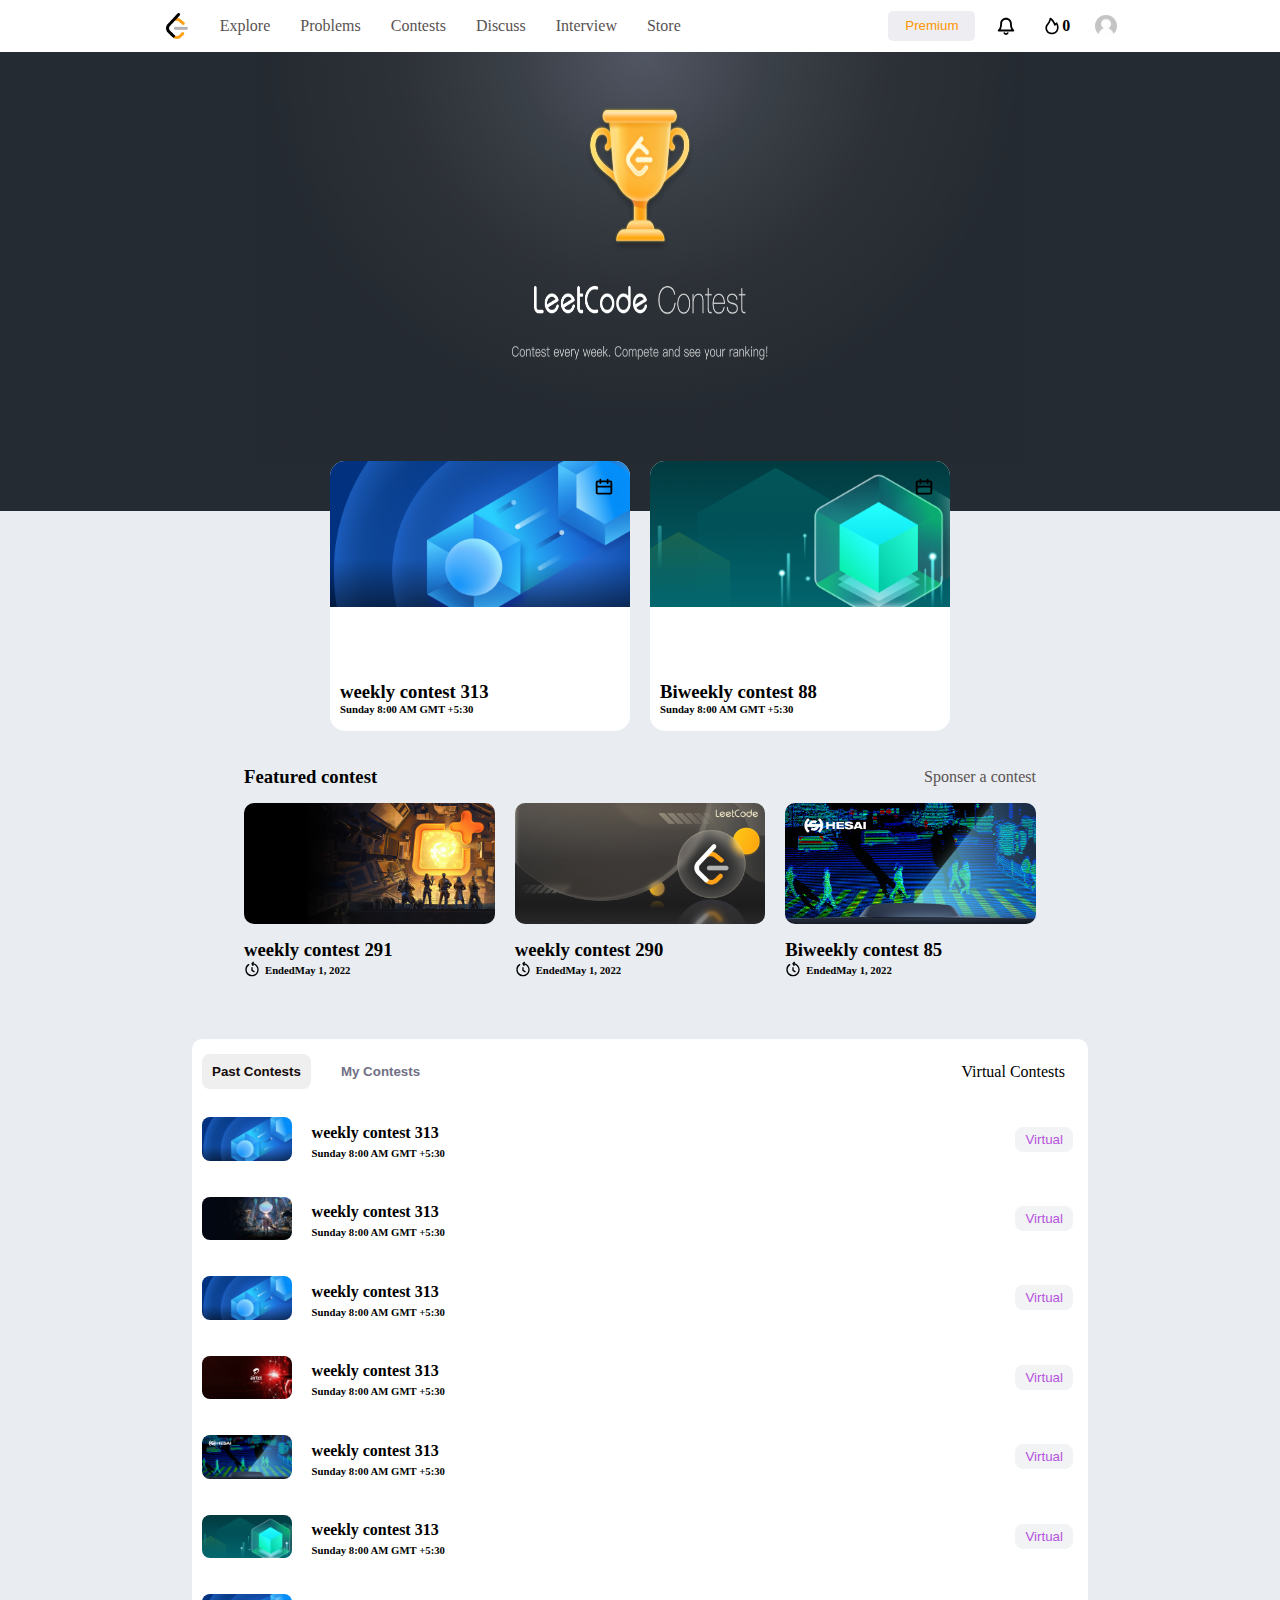
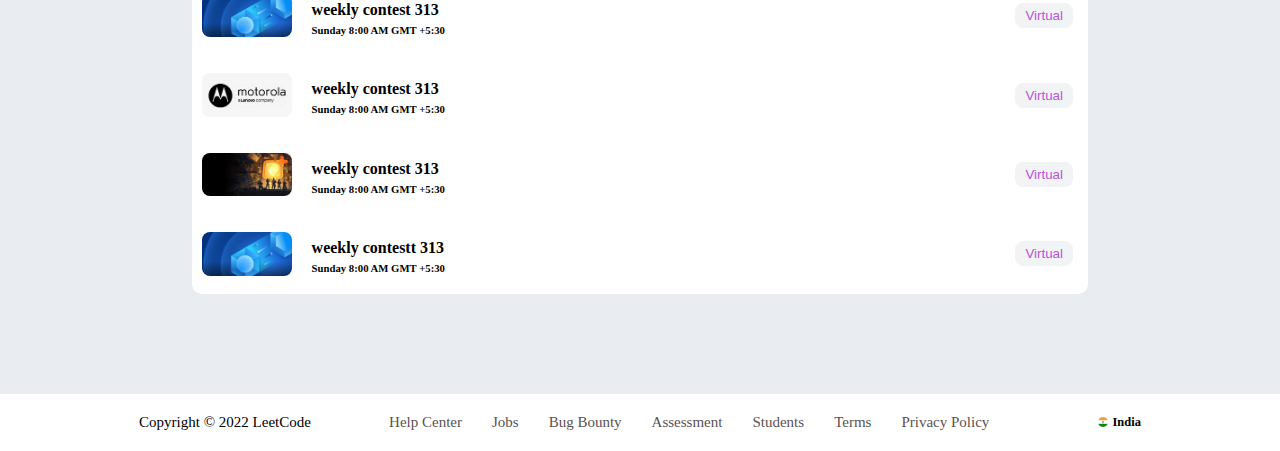
<file: contest.html>
<!DOCTYPE html>
<html lang="en">
<head>
    <meta charset="UTF-8">
    <meta http-equiv="X-UA-Compatible" content="IE=edge">
    <meta name="viewport" content="width=device-width, initial-scale=1.0">
    <link rel="stylesheet" href="/css/contest.css">
    <title>Contest - LeetCode</title>
</head>
<body>
    <nav class="navbar">
        <ul class="left-menu">
            <div class="logo"><img src="/images/logo.png" alt="logo"></div>
            <li><a href="#Explore">Explore</a></li>
            <li><a href="#Problems">Problems</a></li>
            <li><a href="#Contests">Contests</a></li>
            <li><a href="#Discuss">Discuss</a></li>
            <li><a href="#Interview">Interview</a></li>
            <li><a href="#Store">Store</a></li>
         </ul>
        </ul>
         <ul class="right-menu">
            <button class="btn logo1">Premium</button>
            <img src="/images/notification.svg" alt="" class="logo1 logo2">
            <div class="right-menu-1">
                <img src="/images/challange.svg" alt="" class="">
                <h4 class="">0</h4>
            </div>
            <img src="/images/account.jpg" alt="" class="logo1 logo3">
          
         </ul>
    </nav>
    
    <div class="part-0">
         <img src="/images/main.png" alt="">
    </div>
    <div class="part">
        <div class="part-1">
            <div class="part-1-1">
                <div class="part-1-1-1" class="part-10" >
                    <img src="/images/calender.svg" alt="">
                </div>
                <div class="part-1-1-0">
                        <h3>weekly contest 313</h4>
                        <h6>Sunday 8:00 AM GMT +5:30</h6>
                </div>
            </div>
            <div class="part-1-1">
                <div class="part-1-1-2" class="part-11">
                    <img src="/images/calender.svg" alt="">
                </div>
                <div class="part-1-1-0">
                        <h3>Biweekly contest 88</h4>
                        <h6>Sunday 8:00 AM GMT +5:30</h6>
                </div>
            </div>
        </div>
        <div class="part-2">
           <div class="part-2-1">
               <h3>Featured contest</h3>
                <li><a href="#">Sponser a contest</a> </li>         
           </div>
           <div class="part-2-2">
               <div class="part-2-2-1">
                <img src="/images/card3.png" alt="">
                <h3>weekly contest 291</h3>
                <h6><span><img src="/images/timer.svg" class="img-1" alt=""></span>Ended <span>May 1, 2022</span></h6>
               </div>
               <div class="part-2-2-1">
                <img src="/images/card4.png" alt="">
                <h3>weekly contest 290</h3>
                <h6><span><img src="/images/timer.svg"  class="img-1"alt=""></span>Ended <span>May 1, 2022</span></h6>
               </div>
               <div class="part-2-2-1">
                <img src="/images/card5.png" alt="">
                <h3>Biweekly contest 85</h3>
                <h6><span><img src="/images/timer.svg" class="img-1" alt=""></span>Ended <span>May 1, 2022</span></h6>
               </div>
           </div>

        </div>
        <div class="part-3">
           <div class="part-3-1">
                 <button class="btn-3-1">Past Contests</button>
                 <button class="btn-3-1 btn-3">My Contests</button>
                 <li>Virtual Contests</li>
           </div>
           <div class="part-3-2">
                <div class="part-3-2-1">
                    <img src="/images/card6.png" class="part-3-2-0"alt="">
                    <div class="part-3-2-0">
                        <h4>weekly contest 313</h4>
                        <h6>Sunday 8:00 AM GMT +5:30</h6>
                    </div>
                    <button class="btn-3-2">Virtual</button>
                </div>
                <div class="part-3-2-1">
                    <img src="/images/card7.png" class="part-3-2-0" alt="">
                    <div class="part-3-2-0">
                        <h4>weekly contest 313</h4>
                        <h6>Sunday 8:00 AM GMT +5:30</h6>
                    </div>
                    <button class="btn-3-2">Virtual</button>
                </div>
                <div class="part-3-2-1">
                    <img src="/images/card6.png" class="part-3-2-0" alt="">
                    <div class="part-3-2-0">
                        <h4>weekly contest 313</h4>
                        <h6>Sunday 8:00 AM GMT +5:30</h6>
                    </div>
                    <button class="btn-3-2">Virtual</button>
                </div>
                <div class="part-3-2-1">
                    <img src="/images/card9.jpg" class="part-3-2-0" alt="">
                    <div class="part-3-2-0">
                        <h4>weekly contest 313</h4>
                        <h6>Sunday 8:00 AM GMT +5:30</h6>
                    </div>
                    <button class="btn-3-2">Virtual</button>
                </div>
                <div class="part-3-2-1">
                    <img src="/images/card10.png" class="part-3-2-0" alt="">
                    <div class="part-3-2-0">
                        <h4>weekly contest 313</h4>
                        <h6>Sunday 8:00 AM GMT +5:30</h6>
                    </div>
                    <button class="btn-3-2">Virtual</button>
                </div>
                <div class="part-3-2-1">
                    <img src="/images/card8.png" class="part-3-2-0" alt="">
                    <div class="part-3-2-0">
                        <h4>weekly contest 313</h4>
                        <h6>Sunday 8:00 AM GMT +5:30</h6>
                    </div>
                    <button class="btn-3-2">Virtual</button>
                </div>
                <div class="part-3-2-1">
                    <img src="/images/card6.png" class="part-3-2-0" alt="">
                    <div class="part-3-2-0">
                        <h4>weekly contest 313</h4>
                        <h6>Sunday 8:00 AM GMT +5:30</h6>
                    </div>
                    <button class="btn-3-2">Virtual</button>
                </div>
                <div class="part-3-2-1">
                    <img src="/images/card11.png" class="part-3-2-0" alt="">
                    <div class="part-3-2-0">
                        <h4>weekly contest 313</h4>
                        <h6>Sunday 8:00 AM GMT +5:30</h6>
                    </div>
                    <button class="btn-3-2">Virtual</button>
                </div>
                <div class="part-3-2-1">
                    <img src="/images/card3.png" class="part-3-2-0" alt="">
                    <div class="part-3-2-0">
                        <h4>weekly contest 313</h4>
                        <h6>Sunday 8:00 AM GMT +5:30</h6>
                    </div>
                    <button class="btn-3-2">Virtual</button>
                </div>
                <div class="part-3-2-1">
                    <img src="/images/card6.png" class="part-3-2-0" alt="">
                    <div class="part-3-2-0">
                        <h4>weekly contestt 313</h4>
                        <h6>Sunday 8:00 AM GMT +5:30</h6>
                    </div>
                    <button class="btn-3-2">Virtual</button>
                </div>
           </div>
        </div>
    </div>

    <footer class="footer">
        <div class="footer-1">
         <p>Copyright © 2022 LeetCode</p>
        </div>
        <div class="footer-2">
                <ul>
                 <li><a href="#">Help Center</a></li>
                 <li><a href="#">Jobs</a></li>
                 <li><a href="#">Bug Bounty</a></li>
                 <li><a href="#">Assessment</a></li>
                 <li><a href="#">Students</a></li>
                 <li><a href="#">Terms</a></li>
                 <li><a href="#">Privacy Policy</a></li>
                </ul>
        </div>
        <div class="footer-3">
                  <img src="/images/flag.png" alt="">
                  <h5>India</h5>
        </div>
 </footer>
</body>
</html>
</file>
<file: css/contest.css>
*{
    margin: 0;
    padding: 0;
}
a{
    color: #595252;
    text-decoration: none;
}
a:hover{
    color: black;
}
button:hover{
    cursor: pointer;
}
.navbar{
    /* border: 2px solid red; */
    display: flex;
    align-items: center;
    justify-content: space-around;
    background-color: #ffffff;
    /* width: 80%; */
}
.navbar .left-menu{
    display: flex;
    justify-content: center;
    align-items: center;
    margin-left: 100px;
}
.navbar .left-menu .logo{
    display: flex;
    justify-content: center;
    margin: -10px;
    cursor: pointer;
}
.navbar .left-menu img{
    width: 30%;
}
.navbar h1{
    margin-left: -10px;
}
.navbar ul li{
  list-style: none;
  padding: 15px;
}

.navbar .right-menu{
    /* margin-right: -10px; */
    display: flex;
    justify-content: center;
    align-items: center;
}
.navbar .right-menu img{
    width: 5%;
    /* height: 25pkx; */
    border-radius: 50%;   
    cursor: pointer;                                                          
}
.navbar .right-menu-1{ 
    display: flex;
    justify-content: center;
    align-items: center;
    cursor: pointer;
    padding: 3px 5px;
} 
.navbar .right-menu-1 img{
    width: 100%;
    height: 20px;
    border-radius: 50%;
    cursor: pointer;
    /* padding: 10px; */
    /* margin: 5px; */
}
.logo2:hover{
    /* background-color: #dcdce0; */
    /* border-radius: 5px; */
    /* border: 2px solid red; */
}
.navbar .right-menu-1:hover{
    /* border: 2px solid red; */
    background-color: #dcdce0;
    border-radius: 5px;
}

.navbar .right-menu .logo1{
    padding: 15px 20px;
}
.navbar .right-menu .btn{
    color: #ff9700;
    background-color: #eeeef2;
    height: 0px;
    width: 20%;
    border: none;
    border-radius: 5px;
    display: flex;
    align-items: center;
    justify-content: center;
    cursor: pointer;
    
}
.navbar .btn:hover{
    background-color: #d6d6d8;
}

/* PART-0 */

.part-0{
    /* border: 2px solid red; */
    background-color: #252b32;
    height: 51vh;
    display: flex;
    justify-content: center;
}
.part-0 img{
   width: 60%;
   height: 90%;
}


/* PART */


.part{
    background-color: #e9ecf0;
    /* border: 2px solid blue; */
    display: flex;
    flex-direction: column;
    justify-content: center;
    align-items: center;
}
.part-1{
    /* border: 2px solid green; */
    display: flex;
    justify-content: center;
    align-items: center;
    /* margin-top: -10px; */
    /* padding: 20px; */
    width: 50%;
    height: 30vh;
    /* background-color: white; */
    margin-top: -50px;
}
.part-1 img{
     color: white;
    height: 10%;
    margin: 15px;
    /* background: 2px #2382c8; */
    border-radius: 50%;
}
.part-1-1{
    display: flex;
    flex-direction: column;
    align-items: center;
    justify-content: center;
    /* margin-right: 10px; */
    /* border: 2px solid red; */
    width: 100%;
    height: 100%;
    background-color: white;
    margin: 10px;
    border-radius: 15px;
    cursor: pointer;
}
.part-1-1:hover{
     color: rgb(36, 36, 233);
     box-shadow: #595252;
     box-shadow: 5px 5px 10px #aaaaaa;
}
.part-10{
    /* margin-right: 10px; */
}
.part-11{
    /* margin-right: 10px; */
}
.part-1-1-1{
    /* margin-top: -150px; */
    width: 100%;
    height: 100%;
    /* border: 2px solid rgb(0, 0, 0); */
    background: url('/images/card6.png');
    background-repeat: no-repeat;
    background-attachment: initial;
    background-size: contain;
    display: flex;
    align-items: baseline;
    justify-content: right;
    border-top-left-radius: 15px;
    border-top-right-radius: 15px;
    /* border-radius: 10px; */
}
.part-1-1-2{
    /* margin-top: -150px; */
    width: 100%;
    height: 100%;
    /* border: 2px solid rgb(0, 0, 0); */
    background: url('/images/card2.png');
    background-repeat: no-repeat;
    background-attachment: initial;
    background-size: contain;
    display: flex;
    align-items: baseline;
    justify-content: right;
   border-top-left-radius: 15px;
   border-top-right-radius: 15px;
}
.part-1-1-0{
    /* border: 2px solid yellow; */
    display: flex;
    flex-direction: column;
    justify-content: center;
    width: 100%;
    height: 30%;
    padding-left: 20px;
    padding-top: 10px;
    /* padding-bottom: 10px; */
    margin-top: -20px;
    /* margin: 10px ; */
}
.part-1-1-0 h3{
   
}
.part-1-1-0 h6{
/* padding-top: 5px; */
}


/* PART 2 */
.part-2{
    /* border: 2px solid firebrick; */
    display: flex;
    flex-direction: column;
    justify-content: center;
    align-items: center;
    width: 65%;
    margin: 30px;
    /* background-color: white; */
}
.part-2-1{
    /* border: 2px solid green; */
    display: flex;
    width: 100%;
    justify-content: space-between;
    align-items: center;
    /* padding: 10px 0px; */
}
.part-2-1 h3{
padding: 5px 10px;
margin: 0px 10px;
}
.part-2-1 li{
    list-style: none;
    padding: 5px 10px;
    margin: 0px 10px;
}
.part-2-2{
    /* border: 2px solid green; */
      display: flex;
      justify-content: ;
      align-items: center;
      padding: 10px;
}
.part-2-2 > div{
display: flex;
flex-direction: column;
}
.part-2-2 h3{
padding-top: 15px;
}
.part-2-2 h6{
    /* border: 2px solid firebrick; */
    display: flex;
    align-items: center;
    justify-content: flex-start;
}
.part-2-2-1 span{
    margin-right: 5px;
}
.part-2 img{
width: 100%;
height: 110%;
border-radius: 10px;
}
.part-2 .img-1{
width: 100%;
}
.part-2-2-1{
    margin: 0px 10px;
}

.part-2-2-1:hover{
    color: rgb(36, 36, 165);
}



/* PART3 */
.part-3{
    /* border: 2px solid brown; */
    display: flex;
    flex-direction: column;
    width: 70%;
    background-color: white;
    margin: 20px;
    margin-bottom: 100px;
    border-radius: 10px;
}
.part-3-1{
    /* border: 2px solid forestgreen; */
    display: flex;
    align-items: center;
    /* margin-bottom: -10px; */
    margin-top: 5px;
}
.part-3-1 li{
    list-style: none;
    /* justify-self: baseline; */
    margin-left: auto;
    margin-right: 23px;
    cursor: pointer;
}
.btn-3-1{
  margin: 10px;
  padding: 10px;
  border-radius: 8px;
  border: none;
  color: rgb(21, 10, 10);
  font-weight: bold;
}
.btn-3{
    background-color: white;
    color: #707085;
        /* margin-left: 20px; */
}
.btn-3:hover{
    color: rgb(21, 10, 10);
}
.btn-3-2{
    margin-left: auto;
    margin-right: 15px;
    border-radius: 8px;
    padding: 5px 10px;
    color: #b652de;
    background-color: #f2f3f4;
    font-weight: lighter;
    border: none;
}
.btn-3-2:hover{
    background-color: #d6d6d8;
}
.part-3-2{
    /* border: 2p solid crimson; */
display: flex;
flex-direction: column;
justify-content: center;
align-items: center;
}
.part-3-2 > div{
    /* border: 2px solid royalblue; */
display: flex;
align-items: center;
justify-content: baseline;
margin: 8px 10px;
width: 100%;
cursor: pointer;
}

.part-3-2 img{
    width: 10%;
    height: 20%;
    margin: 10px;
    border-radius: 8px;
}
.part-3-2 img:hover{
    color: mediumblue;
}
.part-3-2 h4{
    padding: 5px 10px;
}
.part-3-2 h6{
    padding: 0px 10px;
}
.part-3-2-0:hover{
    color: mediumblue;
}


/* FOOTER */

.footer{
    background: #ffffff;
    font-size: 15px;
    padding: 20px 0;
    display: flex;
    justify-content: space-around;
    align-items: center;
    /* border: 2px solid black; */
}
.footer ul {
    display: flex;
    flex-wrap: wrap;
}
.footer li{
    margin-right: 30px;
    list-style: none;
    color: #5c5c5c;
    text-decoration: none;
}
.footer-1{
    display: flex;
    margin-left: 100px;
}
.footer-2{
    display: flex;
    align-items: center;
}
.footer-3{
    display: flex;
    justify-content: space-between;
    align-items: center;
    margin-right: 100px;
}
.footer img{
    width: 10px;
    height: 10px;
    border-radius: 50%;
    margin-right: 5px;
}



/* RESPONSIVE */
@media(max-width: 1025px){

}
</file>
